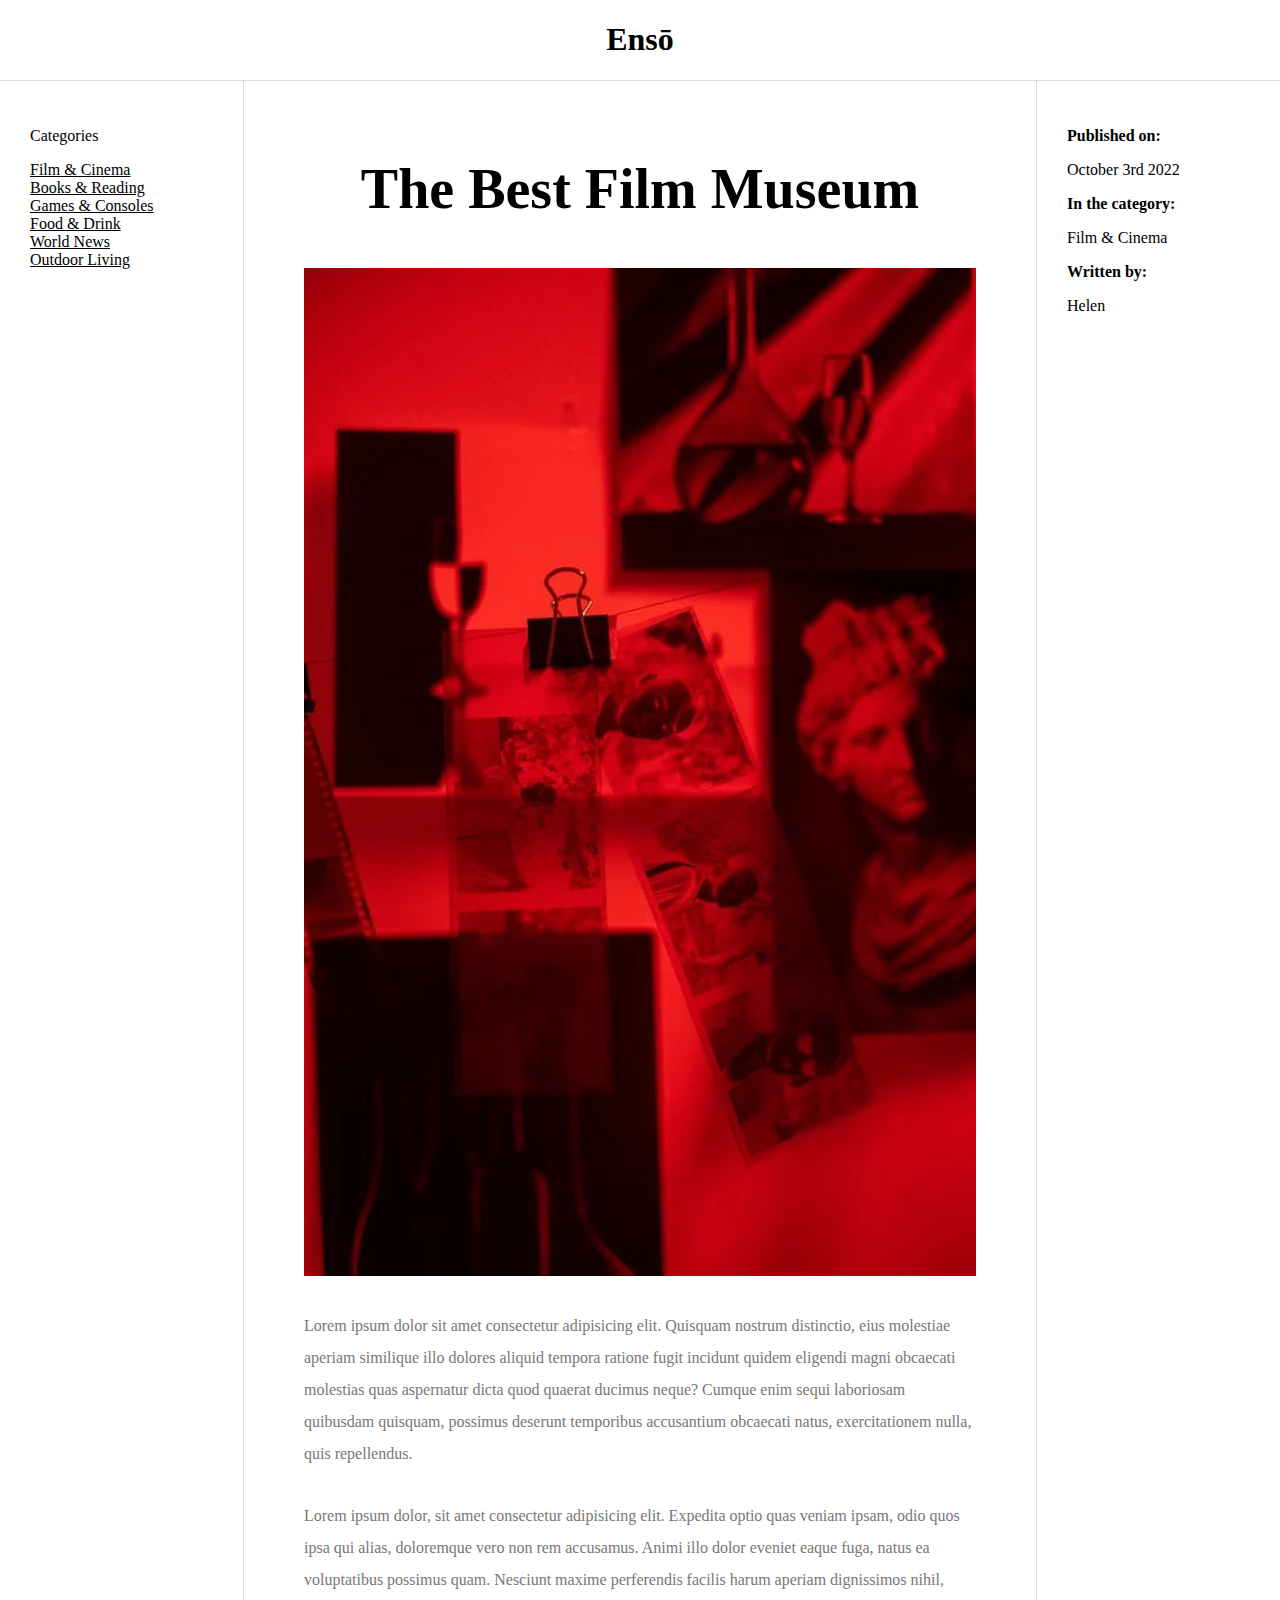
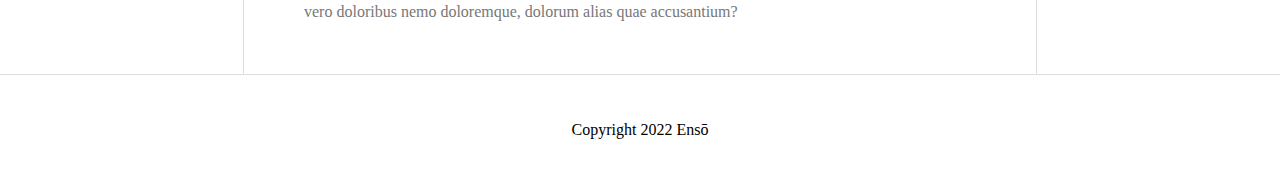
<file: holy-grail-layout/index.html>
<!DOCTYPE html>
<html lang="en">
<head>
    <meta charset="UTF-8">
    <meta http-equiv="X-UA-Compatible" content="IE=edge">
    <meta name="viewport" content="width=device-width, initial-scale=1.0">
    <link rel="stylesheet" href="styles.css">
    <title>Holy Grail Layout</title>
</head>
<body>
    <div class="grid-container">
        <header>
            <h1>Ensō</h1>
        </header>
        <nav>
            <p>Categories</p>
            <li>Film & Cinema</li>
            <li>Books & Reading</li>
            <li>Games & Consoles</li>
            <li>Food & Drink</li>
            <li>World News</li>
            <li>Outdoor Living</li>
        </nav>
        <article>
            <h2>The Best Film Museum</h2>
            <img src="pexels-photo-10273451.webp" alt="article img">
            <p>Lorem ipsum dolor sit amet consectetur adipisicing elit. Quisquam nostrum distinctio, eius molestiae aperiam similique illo dolores aliquid tempora ratione fugit incidunt quidem eligendi magni obcaecati molestias quas aspernatur dicta quod quaerat ducimus neque? Cumque enim sequi laboriosam quibusdam quisquam, possimus deserunt temporibus accusantium obcaecati natus, exercitationem nulla, quis repellendus.</p>
            <p>Lorem ipsum dolor, sit amet consectetur adipisicing elit. Expedita optio quas veniam ipsam, odio quos ipsa qui alias, doloremque vero non rem accusamus. Animi illo dolor eveniet eaque fuga, natus ea voluptatibus possimus quam. Nesciunt maxime perferendis facilis harum aperiam dignissimos nihil, vero doloribus nemo doloremque, dolorum alias quae accusantium?</p>
        </article>
        <aside>
            <ul>
                <li>
                    <p><strong>Published on:</strong></p>
                    <p>October 3rd 2022</p>
                </li>
                <li>
                    <p><strong>In the category:</strong></p>
                    <p>Film & Cinema</p>
                </li>
                <li>
                    <p><strong>Written by:</strong></p>
                    <p>Helen</p>
                </li>
            </ul>
        </aside>
        <footer>
            <p>Copyright 2022 Ensō</p>
        </footer>
    </div>
</body>
</html>
</file>
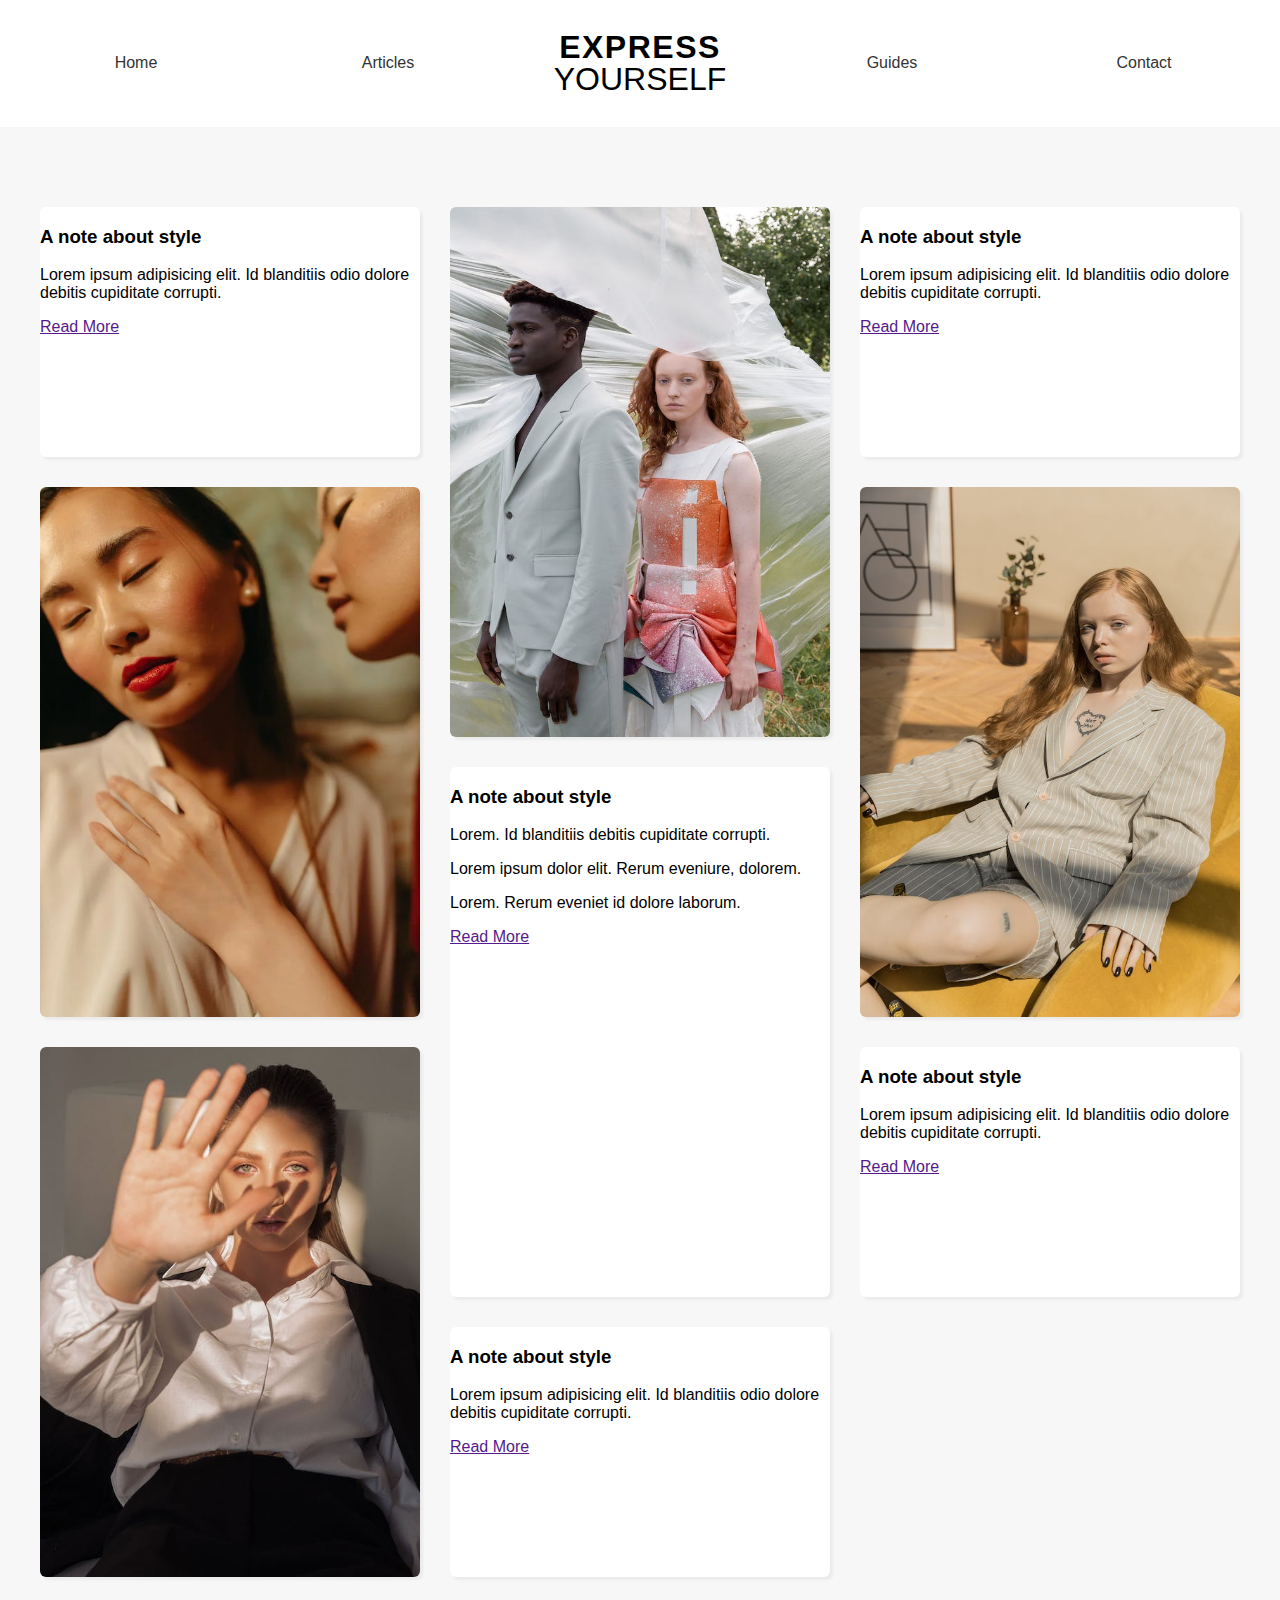
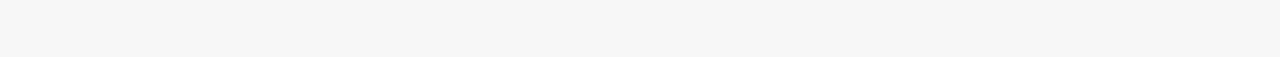
<file: masonry-style/index.html>
<!DOCTYPE html>
<html lang="en">
<head>
    <meta charset="UTF-8">
    <meta http-equiv="X-UA-Compatible" content="IE=edge">
    <meta name="viewport" content="width=device-width, initial-scale=1.0">
    <title>Masonry Style</title>
    <link rel="stylesheet" href="styles.css">
</head>
<body>
    <header>
        <nav>
            <a href="">Home</a>
            <a href="">Articles</a>
            <h1>
                <div>Express</div>
                <div>Yourself</div>
            </h1>
            <a href="">Guides</a>
            <a href="">Contact</a>
        </nav>
    </header>
    <main>
        <div class="short">
            <h3>A note about style</h3>
            <p>Lorem ipsum adipisicing elit. Id blanditiis odio dolore debitis cupiditate corrupti.</p>
            <a href="">Read More</a>
        </div>
        <div class="tall">
            <img src="./img/pexels-photo-10037702.jpeg" alt="model">
        </div>
        <div class="short">
            <h3>A note about style</h3>
            <p>Lorem ipsum adipisicing elit. Id blanditiis odio dolore debitis cupiditate corrupti.</p>
            <a href="">Read More</a>
        </div>
        <div class="tall">
            <img src="./img/pexels-photo-8516912.webp" alt="model">
        </div>
        <div class="tall">
            <img src="./img/pexels-photo-4646931.jpeg" alt="model">
        </div>
        <div class="tall">
            <h3>A note about style</h3>
            <p>Lorem. Id blanditiis debitis cupiditate corrupti.</p>
            <p>Lorem ipsum dolor elit. Rerum eveniure, dolorem.</p>
            <p>Lorem. Rerum eveniet id dolore laborum.</p>
            <a href="">Read More</a>
        </div>
        <div class="tall">
            <img src="./img/pexels-photo-6658049.jpeg" alt="model">
        </div>
        <div class="short">
            <h3>A note about style</h3>
            <p>Lorem ipsum adipisicing elit. Id blanditiis odio dolore debitis cupiditate corrupti.</p>
            <a href="">Read More</a>
        </div>
        <div class="short">
            <h3>A note about style</h3>
            <p>Lorem ipsum adipisicing elit. Id blanditiis odio dolore debitis cupiditate corrupti.</p>
            <a href="">Read More</a>
        </div>
    </main>
</body>
</html>
</file>
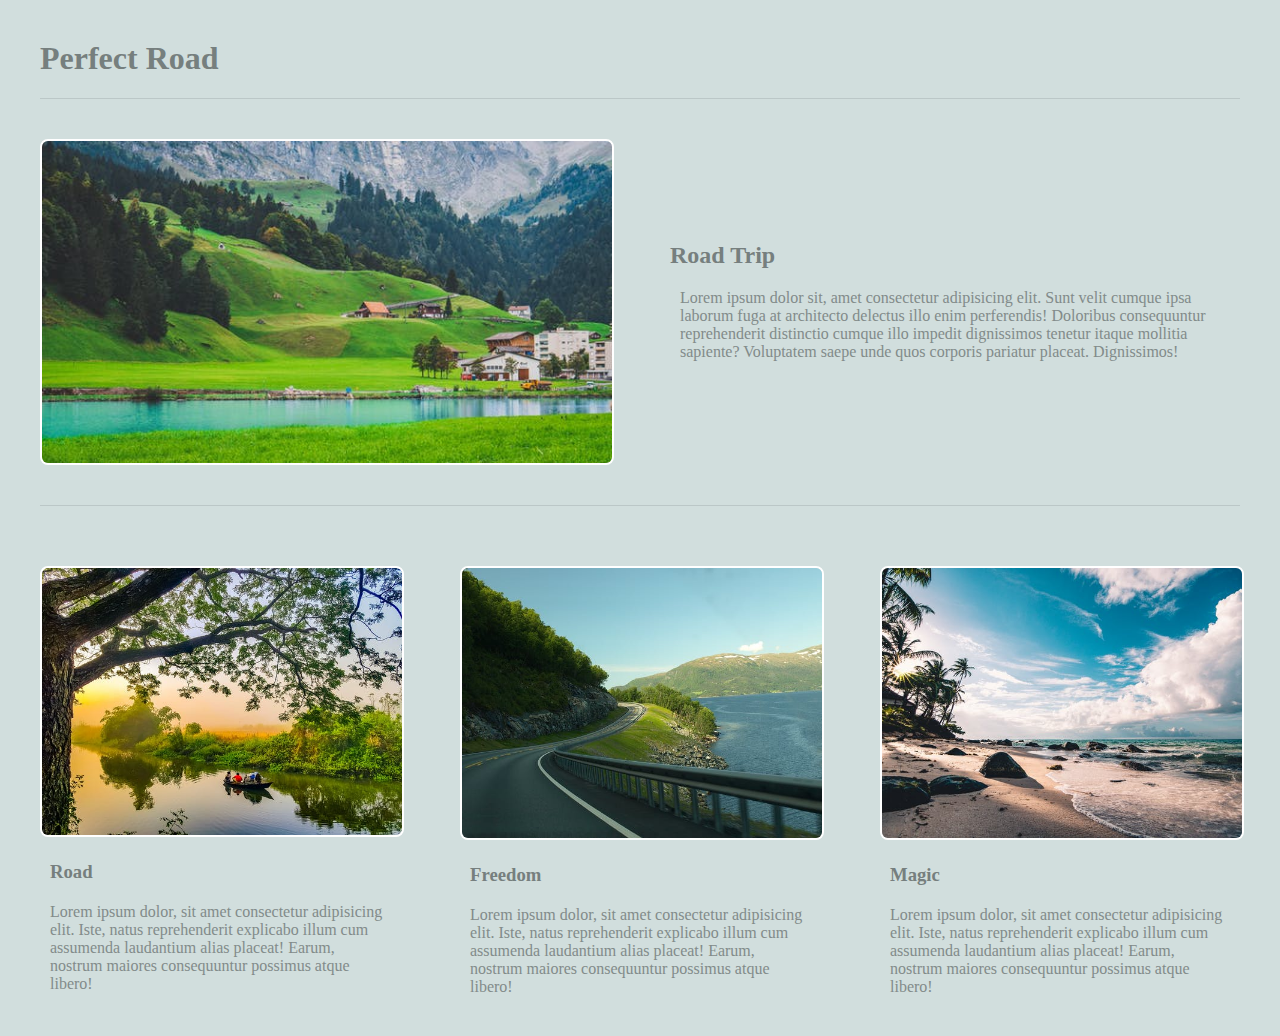
<file: multi-column/index.html>
<!DOCTYPE html>
<html lang="en">
<head>
    <meta charset="UTF-8">
    <meta http-equiv="X-UA-Compatible" content="IE=edge">
    <meta name="viewport" content="width=device-width, initial-scale=1.0">
    <title>Multi Column Blog Layout</title>
    <link rel="stylesheet" href="styles.css">
</head>
<body>
    <header>
        <h1>Perfect Road</h1>
    </header>
    <main class="grid-container">
        <article class="featured">
            <img src="pexels-photo-1796727.jpeg" alt="featured img">
            <div>
                <h2>Road Trip</h2>
                <p>Lorem ipsum dolor sit, amet consectetur adipisicing elit. Sunt velit cumque ipsa laborum fuga at architecto delectus illo enim perferendis! Doloribus consequuntur reprehenderit distinctio cumque illo impedit dignissimos tenetur itaque mollitia sapiente? Voluptatem saepe unde quos corporis pariatur placeat. Dignissimos!</p>
            </div>
        </article>
        <article>
            <img src="pexels-photo-725100.jpeg" alt="article img">
            <div>
                <h3>Road</h3>
                <p>Lorem ipsum dolor, sit amet consectetur adipisicing elit. Iste, natus reprehenderit explicabo illum cum assumenda laudantium alias placeat! Earum, nostrum maiores consequuntur possimus atque libero!</p>
            </div>
        </article>
        <article>
            <img src="pexels-photo-811029.jpeg" alt="article img">
            <div>
                <h3>Freedom</h3>
                <p>Lorem ipsum dolor, sit amet consectetur adipisicing elit. Iste, natus reprehenderit explicabo illum cum assumenda laudantium alias placeat! Earum, nostrum maiores consequuntur possimus atque libero!</p>
            </div>
        </article>
        <article>
            <img src="pexels-photo-994605.jpeg" alt="article img">
            <div>
                <h3>Magic</h3>
                <p>Lorem ipsum dolor, sit amet consectetur adipisicing elit. Iste, natus reprehenderit explicabo illum cum assumenda laudantium alias placeat! Earum, nostrum maiores consequuntur possimus atque libero!</p>
            </div>
        </article>
    </main>
</body>
</html>
</file>
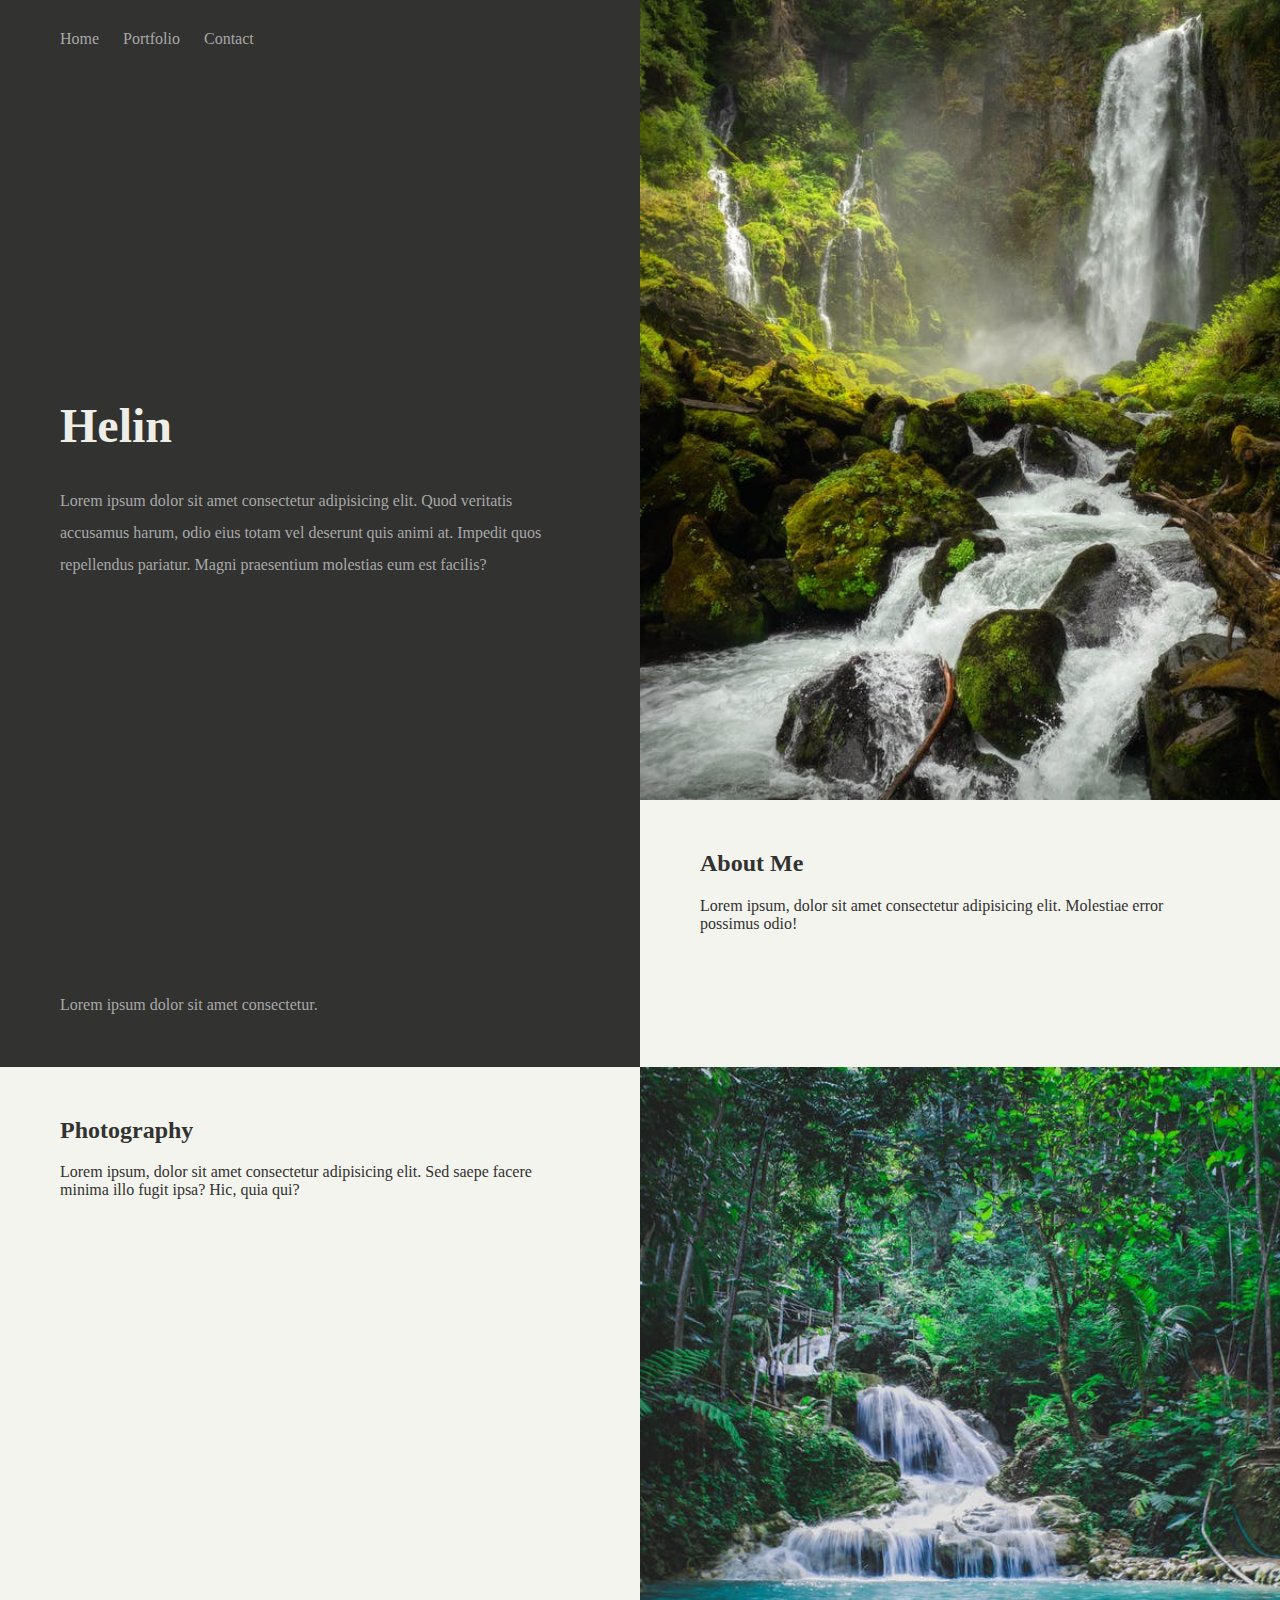
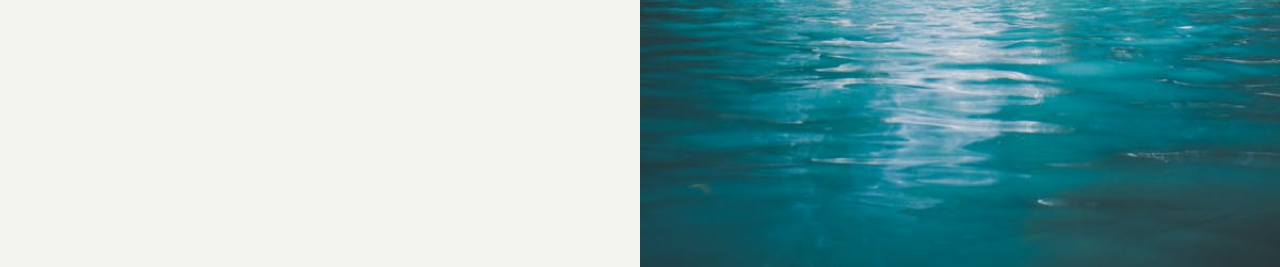
<file: portfolio/index.html>
<!DOCTYPE html>
<html lang="en">
<head>
    <meta charset="UTF-8">
    <meta http-equiv="X-UA-Compatible" content="IE=edge">
    <meta name="viewport" content="width=device-width, initial-scale=1.0">
    <title>Portfolio</title>
    <link rel="stylesheet" href="styles.css">
</head>
<body>
    <main>
        <div class="panel welcome">
            <nav>
                <a href="/">Home</a>
                <a href="/">Portfolio</a>
                <a href="/">Contact</a>
            </nav>
            <div>
                <h1>Helin</h1>
                <p>Lorem ipsum dolor sit amet consectetur adipisicing elit. Quod veritatis accusamus harum, odio eius totam vel deserunt quis animi at. Impedit quos repellendus pariatur. Magni praesentium molestias eum est facilis?</p>
            </div>
            <footer>
                <p>Lorem ipsum dolor sit amet consectetur.</p>
            </footer>
        </div>
        <div class="panel about">
            <img src="img/pexels-photo-2406395.jpeg" alt="main pic">
            <div class="text">
                <h2>About Me</h2>
                <p>Lorem ipsum, dolor sit amet consectetur adipisicing elit. Molestiae error possimus odio!</p>
            </div>
        </div>
        <div class="panel photos">
            <div class="text">
                <h2>Photography</h2>
                <p>Lorem ipsum, dolor sit amet consectetur adipisicing elit. Sed saepe facere minima illo fugit ipsa? Hic, quia qui?</p>
            </div>
            <img src="img/pexels-photo-788200.jpeg" alt="">
        </div>
    </main>
</body>
</html>
</file>
<file: holy-grail-layout/styles.css>
@import url('https://fonts.googleapis.com/css?family=Open+Sans&display=swap');

body {
    margin: 0;
    font-family: 'Poppins';
}
ul, li {
    padding: 0;
    list-style-type: none;
}
.grid-container {
    display: grid;
    grid-template-columns: 1fr 3fr 1fr;
    column-gap: 30px;
}

header {
    grid-column: span 3;
    text-align: center;
    border-bottom: 1px solid #ddd;
}
nav {
    padding: 30px;
    border-right: 1px solid #ddd;
}
nav li {
    text-decoration: underline;
}
article {
    padding: 30px;
}
article h2{
    font-size: 3.5em;
    max-width: 800px;
    text-align: center;
}
article img{
    width: 100%;
    align-self: center;
}
article p{
    margin-top: 30px;
    line-height: 2em;
    color: #777;
}

aside {
    padding: 30px;
    border-left: 1px solid #ddd;
}
footer {
    grid-column: span 3;
    text-align: center;
    border-top: 1px solid #ddd;
    padding: 30px;
}

@media screen and (max-width: 1200px) {
    nav{
        grid-column: span 3;
        border-right: 0;
        border-bottom: 1px solid #ddd;
    }
    nav li {
        display: inline-block;
        margin-right: 10px;
    }
    article {
        grid-column: span 2;
    }
    aside {
        padding: 16px;
    }
}
@media screen and (max-width: 980px) {
    nav,article,aside {
        grid-column: span 3;
    }
    aside {
        border-left: 0;
        border-top: 1px solid #ddd;
    }
    article h2 {
        font-size: 2.5em;
    }
}
</file>
<file: masonry-style/styles.css>
@import url('https://fonts.googleapis.com/css?family=Open+Sans&display=swap');

body {
    margin: 0;
    font-family: Arial, Helvetica, sans-serif;
    background: #f7f7f7;
}

header {
    background: #fff;
    padding: 10px;
}
nav {
    max-width: 1400px;
    margin: 0 auto;
    display: grid;
    grid-template-columns: repeat(5,1fr);
    text-align: center;
    align-items: center;
}
nav a {
    text-decoration: none;
    color: #333;
}
nav h1 {
    text-transform: uppercase;
    line-height: 1em;
}
nav h1 div:first-child {
    font-weight: 800;
    letter-spacing: 1.5px;
}
nav h1 div:last-child {
    font-weight: 300;
}
main {
    max-width: 1200px;
    margin: 60px auto;
    padding: 20px;
    display: grid;
    grid-template-columns: 1fr 1fr 1fr;
    grid-auto-rows: 250px;
    gap: 30px;
}
main div {
    overflow: hidden;
    background-color: #fff;
    border-radius: 6px;
    box-shadow: 3px 3px 3px rgba(0, 0, 0, 0.05);
}
main img {
    min-width: 100%;
    height: 100%;
}

main .short {
    grid-row: span 1;
}

main .tall {
    grid-row: span 2;
}

@media screen and (max-width: 960px) {
    main {
        grid-template-columns: 1fr 1fr;
    }
}

@media screen and (max-width: 620px) {
    main {
        grid-template-columns: 1fr;
        max-width: 400px;
        margin: 20px auto;
    }
    nav {
        grid-template-columns: repeat(4, 1fr);
    }
    nav h1 {
        grid-column: 1 / span 4;
        grid-row: 1;
    }
}
</file>
<file: multi-column/styles.css>
@import url('https://fonts.googleapis.com/css?family=Open+Sans&display=swap');

body {
    margin: 20px;
    font-family: 'Poppins';
    background: #d1dedd;
}
ul, li {
    padding: 0;
    list-style-type: none;
}
h1,h2,h3 {
    color: #767f7e;
}
p {
    color: #828b8a;
}

header {
    max-width: 1200px;
    margin: 40px auto;
    border-bottom: 1px solid #bbc7c7;
}

.grid-container {
    display: grid;
    grid-template-columns: 1fr 1fr 1fr;
    gap: 60px;
    max-width: 1200px;
    margin: 20px auto;
}
article.featured {
    grid-column: span 3;
    display: grid;
    grid-template-columns: 1fr 1fr;
    gap: 60px;
    align-items: center;
    border-bottom: 1px solid #bbc7c7;
    padding-bottom: 40px;
}

article img, article.featured img {
    width: 100%;
    border: 2px solid #fff;
    border-radius: 8px;
}
article p, article h3 {
    margin: 20px 10px;
}

@media screen and (max-width: 980px) {
    article {
        grid-column: span 3;
        display: grid;
        grid-template-columns: 1fr 1fr;
        gap: 60px;
        align-items: center;
    }
}

@media screen and (max-width: 760px) {
    article, article.featured {
        display: block;
        margin: 0 20px;
    }
}
</file>
<file: portfolio/styles.css>
@import url('https://fonts.googleapis.com/css?family=Open+Sans&display=swap');

body {
    margin: 0;
    font-family: "Poppins";
}
main {
    display: grid;
    grid-template-columns: 1.2fr 1fr 1fr;
    min-height: 100%;
}
.panel {
    display: grid;
    grid-template-columns: 1fr;
}

.panel .text {
    background: #f4f4ef;
    color: #323230;
    padding: 30px 60px;
}

.panel.welcome {
    background: #323230;
    padding: 30px 60px;
    grid-auto-rows: 1fr;
}

.panel.welcome nav a {
    color: #a8a8a8;
    text-decoration: none;
    margin-right: 20px;
}

.panel.welcome p {
    color: #a8a8a8;
    max-width: 540px;
    line-height: 2em;
}

.panel.welcome h1 {
    color: #eeeee7;
    font-size: 3em;
}

.panel.welcome footer {
    align-self: end;
}
.panel.about {
    grid-template-rows: 3fr 1fr;
    overflow: hidden;
}
.panel.about img {
    min-width: 100%;
    min-height: 100%;
}
.panel.photos {
    grid-template-rows: 1fr 3fr;
    overflow: hidden;
}

.panel.photos img {
    min-width: 100%;
    min-height: 100%;
}

@media screen and (max-width: 1400px) {
    main {
      grid-template-columns: 1fr 1fr;
    }
    .panel.photos {
      grid-column: span 2;
      grid-template-columns: 1fr 1fr;
      grid-template-rows: 1fr;
    }
  }
  @media screen and (max-width: 960px) {
    main {
      grid-template-columns: 1fr;
      grid-template-rows: 500px 400px 400px;
    }
    .panel.about {
      grid-column: span 2;
      grid-template-columns: 1fr 1fr;
      grid-template-rows: 1fr;
    }
    .panel img {
      width: 100%;
    }
  }
  @media screen and (max-width: 680px) {
    main {
      grid-template-rows: 700px 600px 600px;
    }
    .panel.about, .panel.photos {
      grid-column: span 1;
      grid-template-columns: 1fr;
      grid-template-rows: 1fr 1fr;
      border-bottom: 1px solid #dcdcd0;
    }
    
    .panel img {
      width: 100%;
    }
  }
</file>
